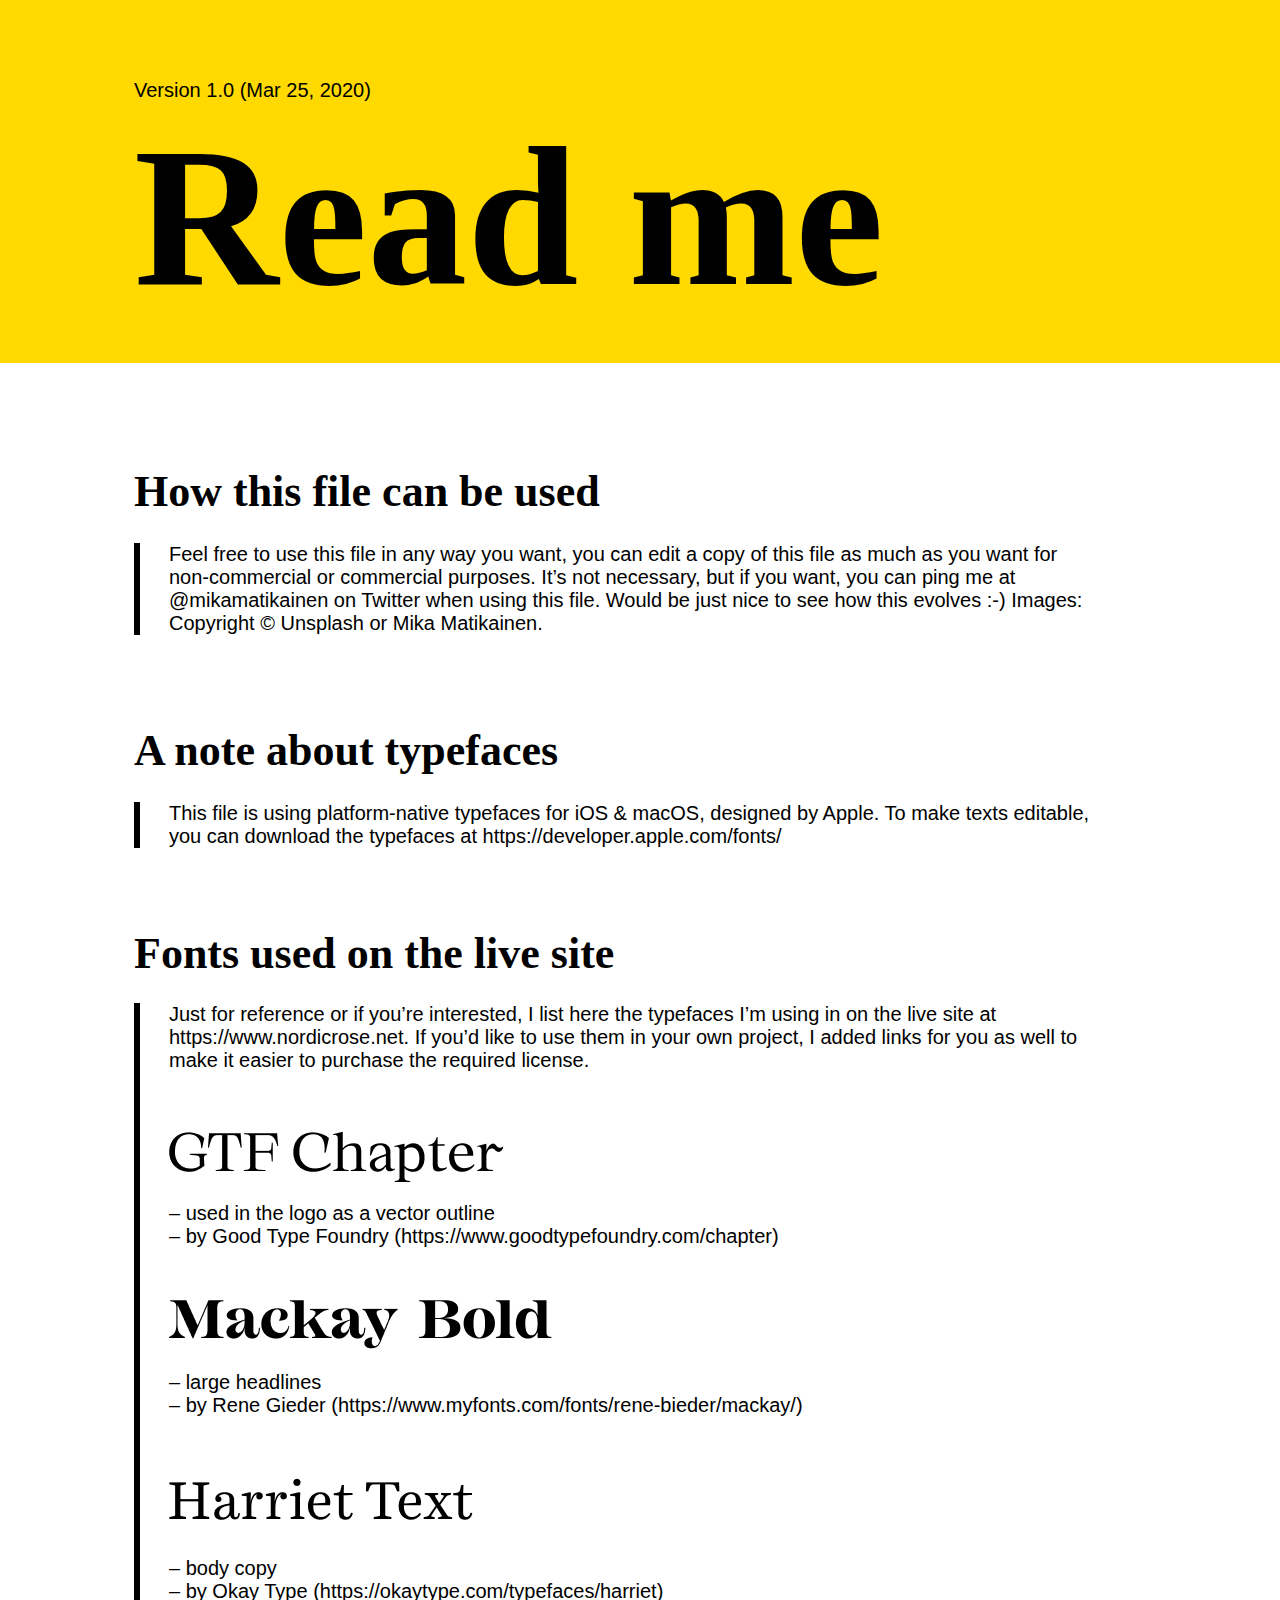
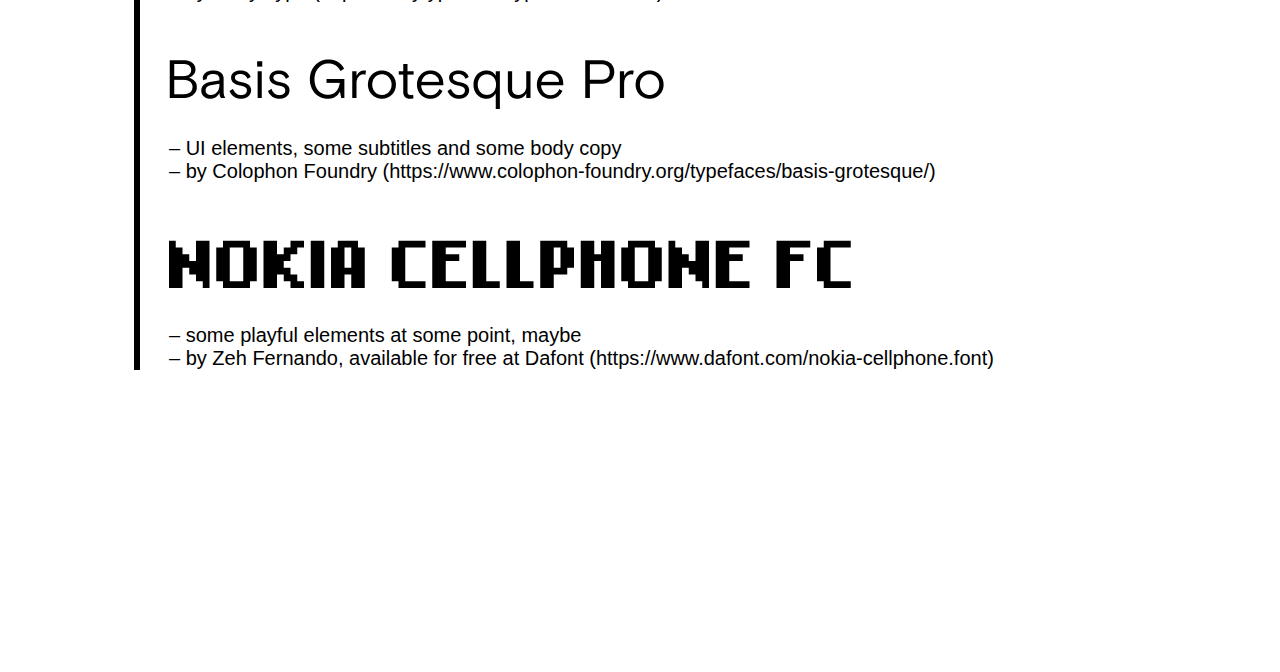
<file: read-me.html>
<!DOCTYPE html>
<html lang="en">
   <head>
      <meta charset="UTF-8" />
      <meta name="viewport" content="width=device-width, initial-scale=1.0" />
      <title>Read me</title>
      <link rel="stylesheet" href="assets/style.css" />
      <link rel="stylesheet" href="https://cdnjs.cloudflare.com/ajax/libs/font-awesome/6.7.2/css/all.min.css" />
   </head>
   <body>
      <header class="header-read-me">
         <div class="container">
            <div class="inner-sub-title">Version 1.0 (Mar 25, 2020)</div>

            <div class="inner-title">Read me</div>
         </div>
      </header>

      <main class="main">
         <div class="container">
            <h2 class="title title-1">How this file can be used</h2>

            <div class="para para-1">
               Feel free to use this file in any way you want, you can edit a copy of this file as much as you want for non-commercial or commercial
               purposes. It’s not necessary, but if you want, you can ping me at @mikamatikainen on Twitter when using this file. Would be just nice
               to see how this evolves :-) Images: Copyright © Unsplash or Mika Matikainen.
            </div>

            <h2 class="title title-2">A note about typefaces</h2>

            <div class="para para-2">
               This file is using platform-native typefaces for iOS & macOS, designed by Apple. To make texts editable, you can download the typefaces
               at https://developer.apple.com/fonts/
            </div>

            <h2 class="title title-3">Fonts used on the live site</h2>

            <div class="para para-3">
               <div class="inner-desc">
                  Just for reference or if you’re interested, I list here the typefaces I’m using in on the live site at https://www.nordicrose.net.
                  If you’d like to use them in your own project, I added links for you as well to make it easier to purchase the required license.
               </div>

               <h2 class="font-1">
                  <img src="assets/image/Read-me-font1.png" alt="" />
               </h2>

               <div class="inner-font inner-font-1">
                  – used in the logo as a vector outline
                  <br />
                  – by Good Type Foundry (https://www.goodtypefoundry.com/chapter)
               </div>

               <h2 class="font-2">
                  <img src="assets/image/Read-me-font2.png" alt="" />
               </h2>

               <div class="inner-font inner-font-2">
                  – large headlines
                  <br />
                  – by Rene Gieder (https://www.myfonts.com/fonts/rene-bieder/mackay/)
               </div>

               <h2 class="font-3">
                  <img src="assets/image/Read-me-font3.png" alt="" />
               </h2>

               <div class="inner-font inner-font-3">
                  – body copy
                  <br />
                  – by Okay Type (https://okaytype.com/typefaces/harriet)
               </div>

               <h2 class="font-4">
                  <img src="assets/image/Read-me-font4.png" alt="" />
               </h2>

               <div class="inner-font inner-font-4">
                  – UI elements, some subtitles and some body copy
                  <br />
                  – by Colophon Foundry (https://www.colophon-foundry.org/typefaces/basis-grotesque/)
               </div>

               <h2 class="font-5">
                  <img src="assets/image/Read-me-font5.png" alt="" />
               </h2>

               <div class="inner-font inner-font-5">
                  – some playful elements at some point, maybe
                  <br />
                  – by Zeh Fernando, available for free at Dafont (https://www.dafont.com/nokia-cellphone.font)
               </div>
            </div>
         </div>
      </main>
   </body>
</html>
</file>
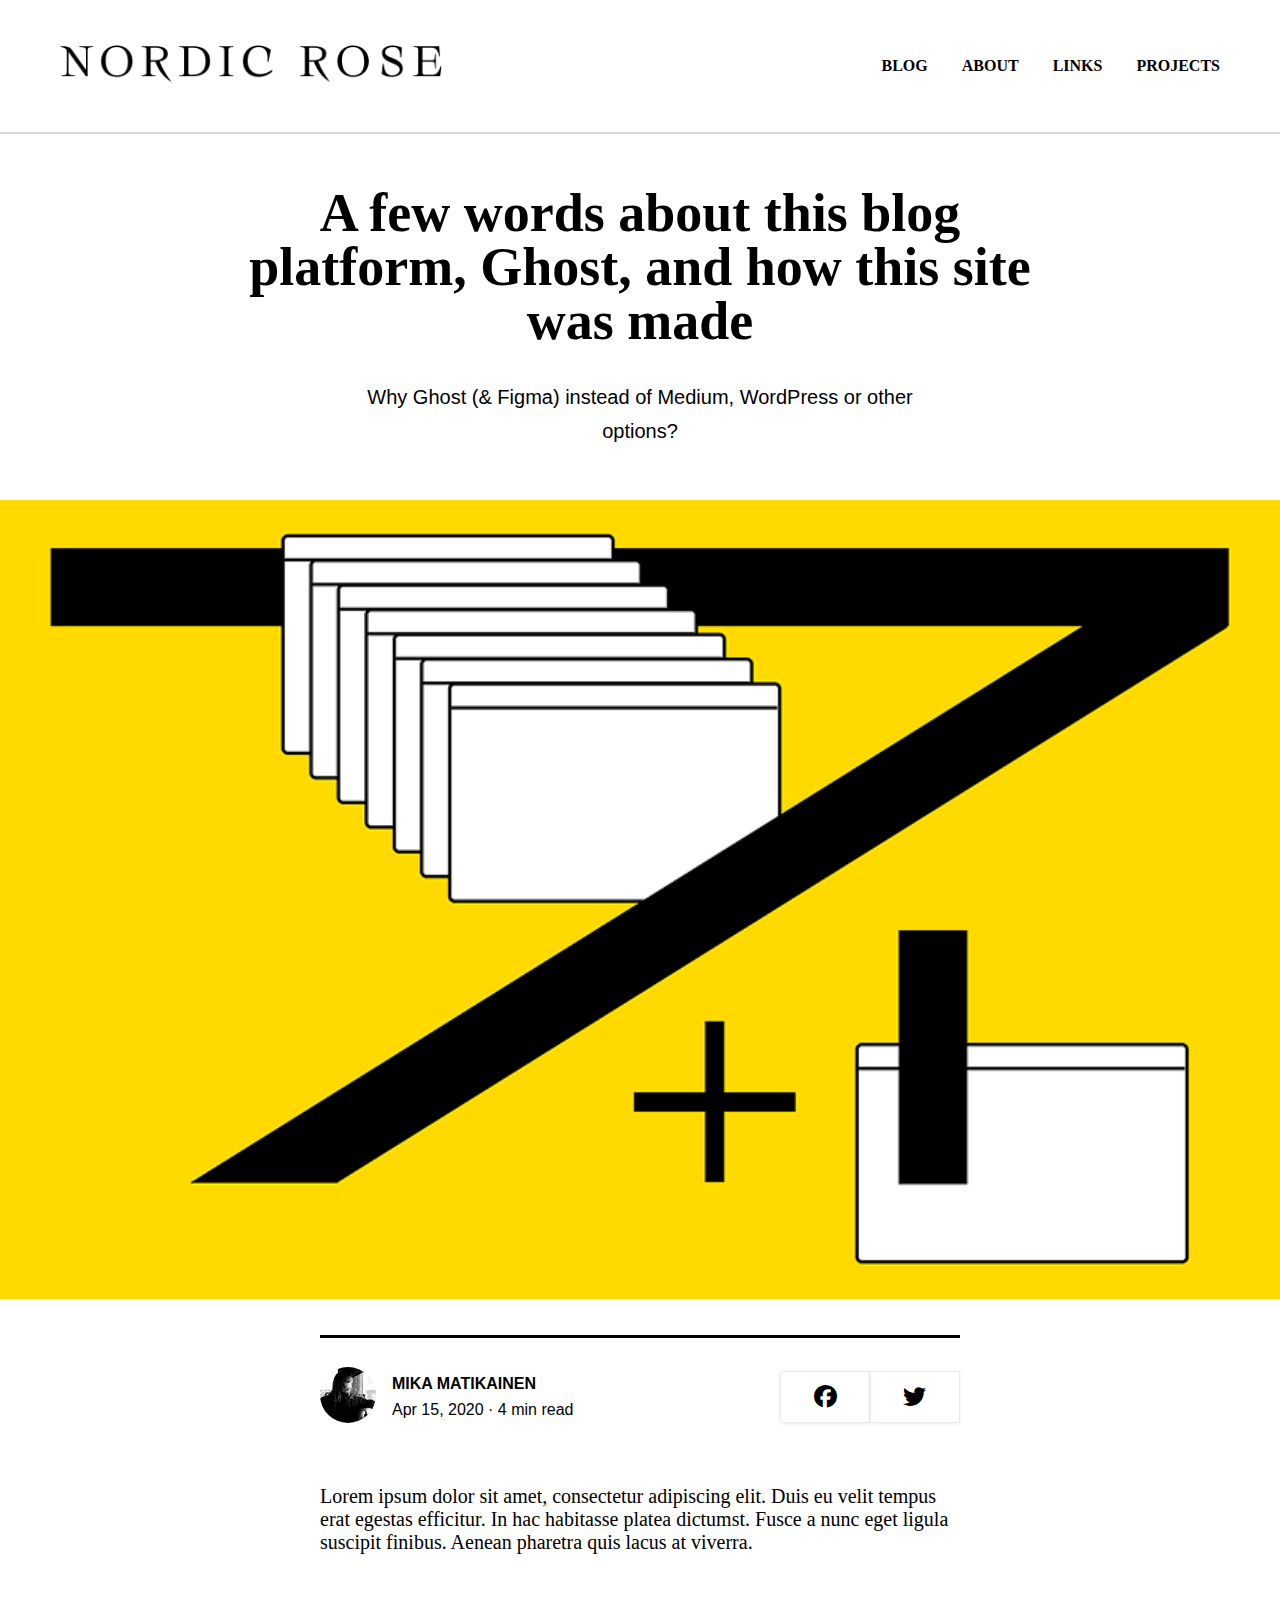
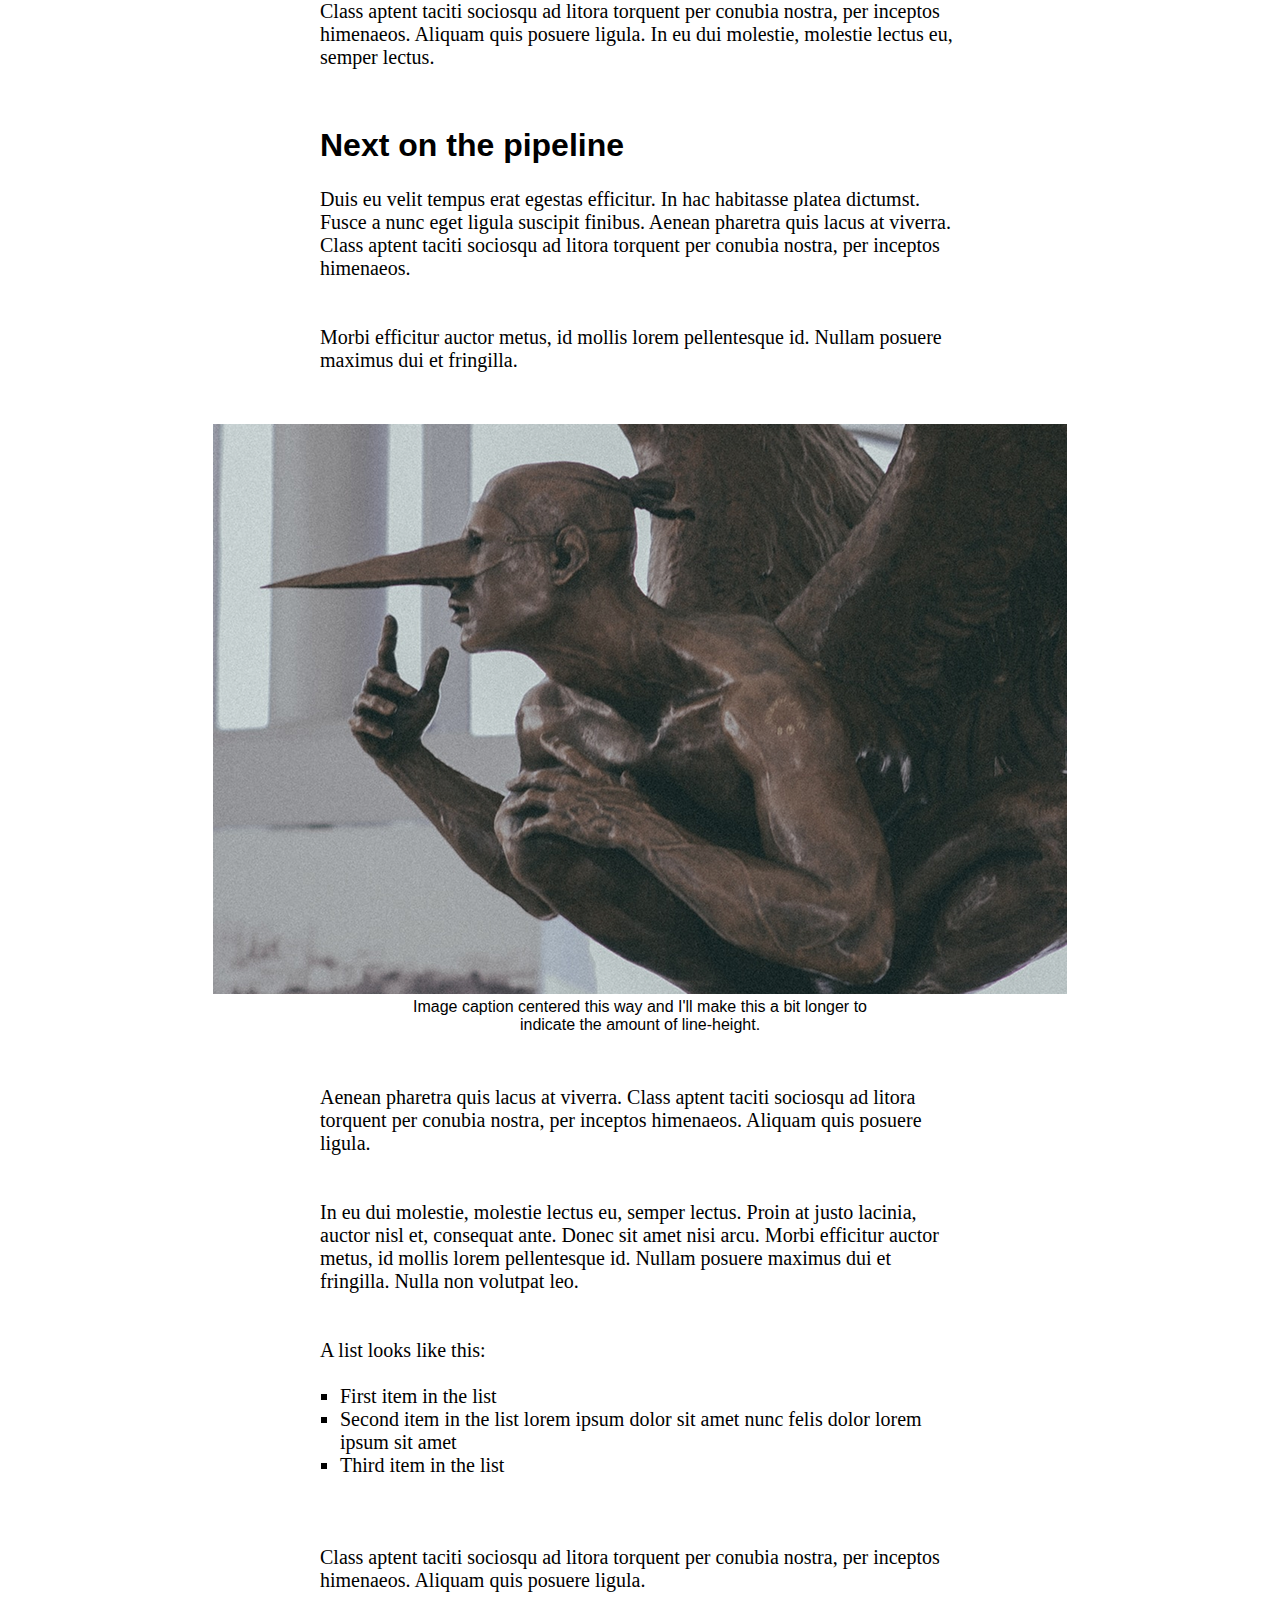
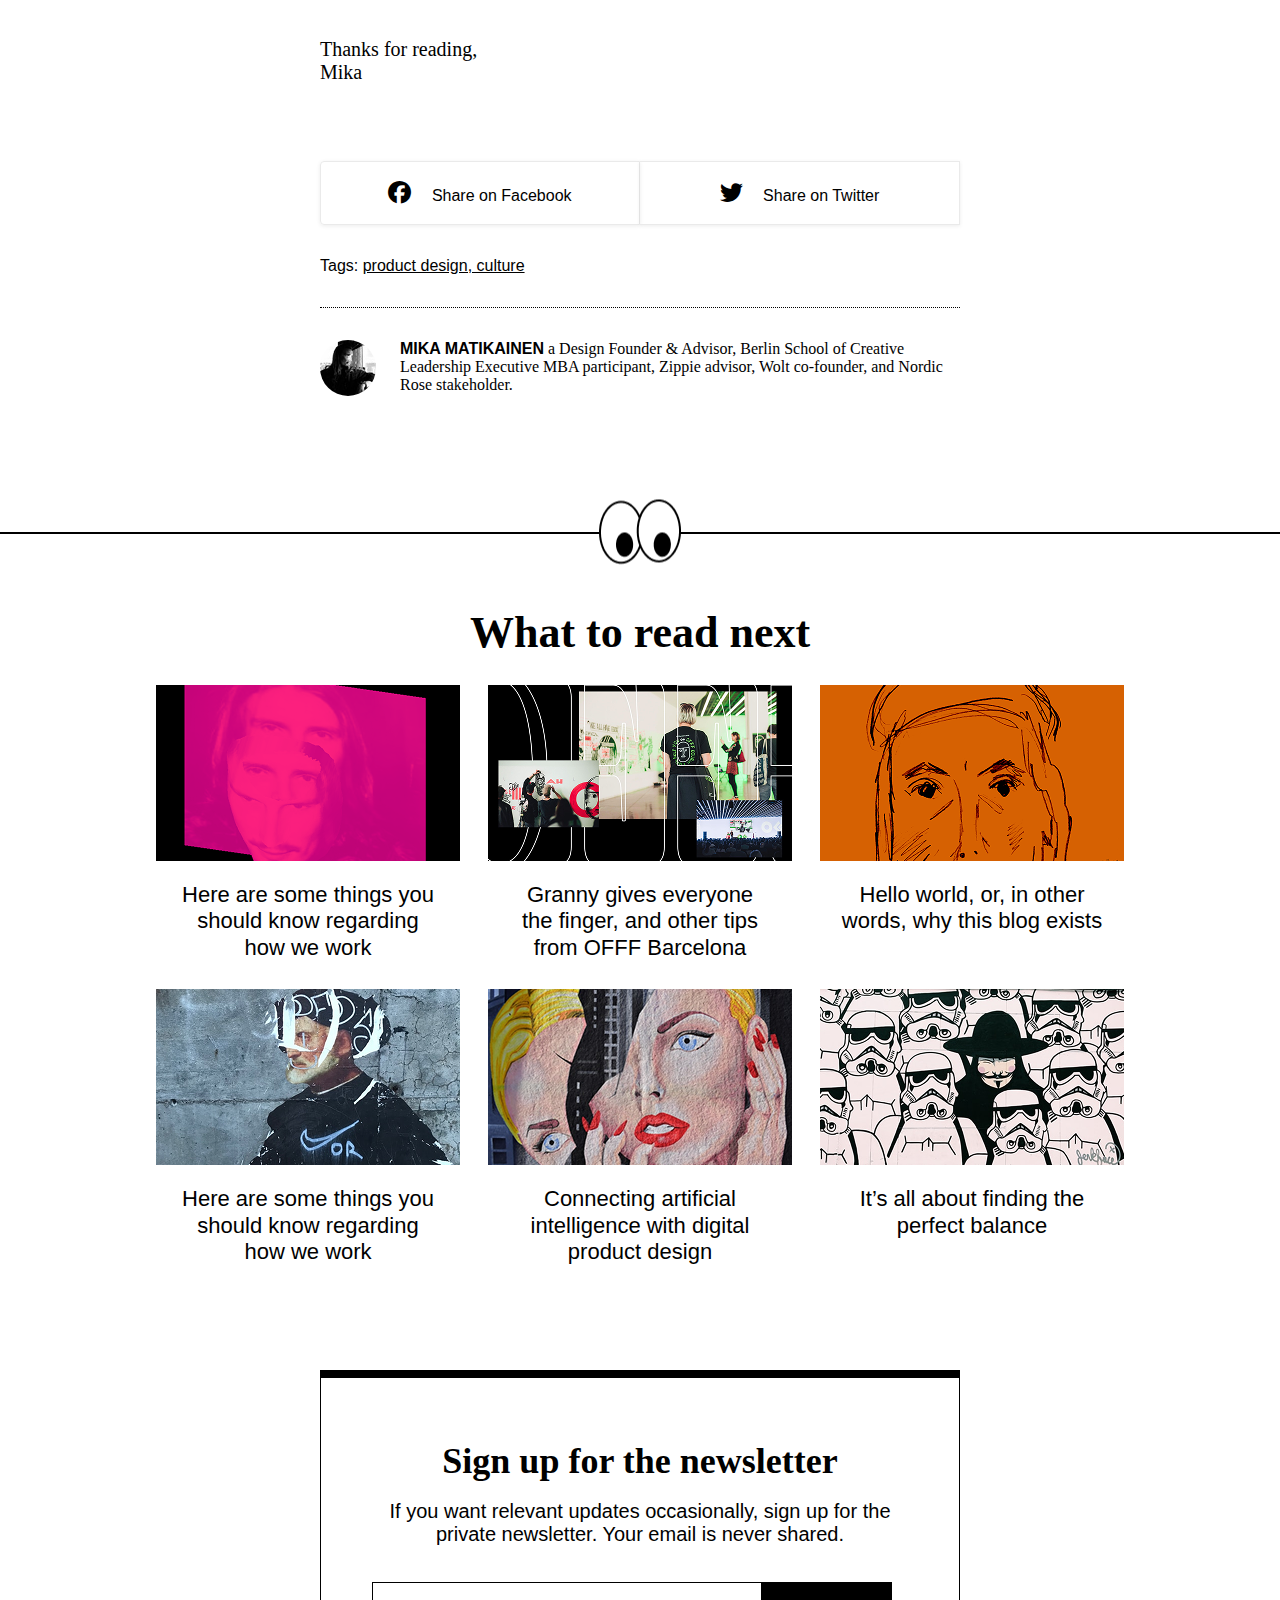
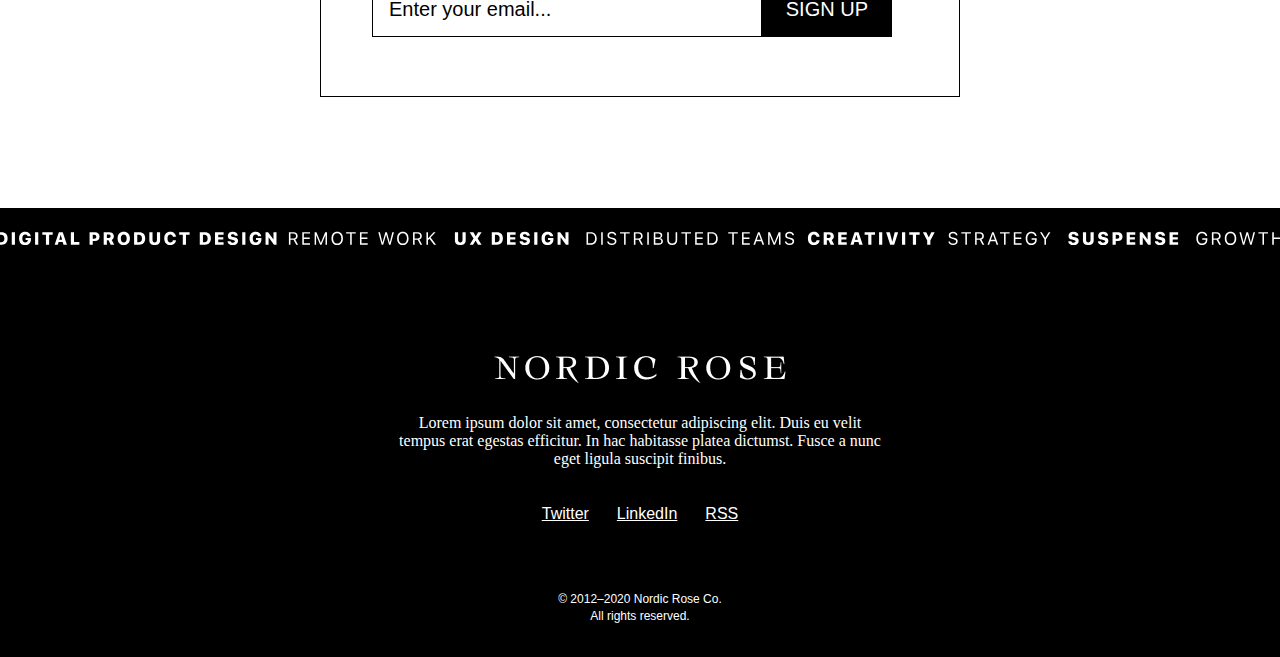
<file: Trang-2.html>
<!DOCTYPE html>
<html lang="en">
   <head>
      <meta charset="UTF-8" />
      <meta name="viewport" content="width=device-width, initial-scale=1.0" />
      <title>Trang 2</title>
      <link rel="stylesheet" href="assets/style.css" />
      <link rel="stylesheet" href="https://cdnjs.cloudflare.com/ajax/libs/font-awesome/6.7.2/css/all.min.css" />
   </head>
   <body>
      <header class="header">
         <div class="container">
            <div class="inner-wrap">
               <div class="inner-logo">
                  <a href="index.html">
                     <img src="assets/image/NORDIC ROSE.png" alt="Logo" />
                  </a>
               </div>

               <nav class="inner-menu">
                  <ul>
                     <li><a href="index.html">BLOG</a></li>
                     <li><a href="#">ABOUT</a></li>
                     <li><a href="#">LINKS</a></li>
                     <li><a href="#">PROJECTS</a></li>
                  </ul>
               </nav>

               <div class="inner-menu-mobile">
                  <img src="assets/image/menu-icon.png" alt="" />
               </div>
            </div>
         </div>
      </header>

      <div class="section-3">
         <div class="container">
            <div class="inner-content">
               <h2 class="inner-desc">A few words about this blog platform, Ghost, and how this site was made</h2>

               <p class="inner-sub-desc">Why Ghost (& Figma) instead of Medium, WordPress or other options?</p>
            </div>
         </div>

         <div class="inner-image">
            <img src="assets/image/section-1-image.png" alt="" />
         </div>
      </div>

      <div class="section-4">
         <div class="container">
            <div class="inner-socials">
               <div class="inner-left">
                  <div class="inner-image">
                     <img src="assets/image/section-4-avatar.png" alt="" />
                  </div>

                  <div class="inner-content">
                     <div class="inner-name">Mika MAtikainen</div>
                     <div class="inner-info">Apr 15, 2020 · 4 min read</div>
                  </div>
               </div>

               <div class="inner-right">
                  <div class="inner-buttons">
                     <a href="#">
                        <i class="fa-brands fa-facebook"></i>
                     </a>
                  </div>

                  <div class="inner-buttons inner-buttons-mid">
                     <a href="#">
                        <i class="fa-brands fa-twitter"></i>
                     </a>
                  </div>

                  <div class="inner-buttons inner-buttons-right">
                     <a class="" href="#">
                        <img src="assets/image/whatsapp.png" alt="" />
                     </a>
                  </div>
               </div>
            </div>

            <div class="inner-para-1">
               Lorem ipsum dolor sit amet, consectetur adipiscing elit. Duis eu velit tempus erat egestas efficitur. In hac habitasse platea dictumst.
               Fusce a nunc eget ligula suscipit finibus. Aenean pharetra quis lacus at viverra.
               <br />
               <br />
               <br />
               Class aptent taciti sociosqu ad litora torquent per conubia nostra, per inceptos himenaeos. Aliquam quis posuere ligula. In eu dui
               molestie, molestie lectus eu, semper lectus.
            </div>

            <h2 class="inner-title">Next on the pipeline</h2>

            <div class="inner-para-2">
               Duis eu velit tempus erat egestas efficitur. In hac habitasse platea dictumst. Fusce a nunc eget ligula suscipit finibus. Aenean
               pharetra quis lacus at viverra. Class aptent taciti sociosqu ad litora torquent per conubia nostra, per inceptos himenaeos.
               <br />
               <br />
               <br />
               Morbi efficitur auctor metus, id mollis lorem pellentesque id. Nullam posuere maximus dui et fringilla.
            </div>
         </div>

         <div class="image-main">
            <img src="assets/image/section-4-image-maiin.png" alt="" />

            <div class="image-caption">Image caption centered this way and I'll make this a bit longer to indicate the amount of line-height.</div>
         </div>

         <div class="container">
            <div class="inner-para-3">
               Aenean pharetra quis lacus at viverra. Class aptent taciti sociosqu ad litora torquent per conubia nostra, per inceptos himenaeos.
               Aliquam quis posuere ligula.
               <br />
               <br />
               <br />
               In eu dui molestie, molestie lectus eu, semper lectus. Proin at justo lacinia, auctor nisl et, consequat ante. Donec sit amet nisi
               arcu. Morbi efficitur auctor metus, id mollis lorem pellentesque id. Nullam posuere maximus dui et fringilla. Nulla non volutpat leo.
               <br />
               <br />
               <br />
               A list looks like this:
               <br />
               <br />
               <ul>
                  <li>First item in the list</li>
                  <li>Second item in the list lorem ipsum dolor sit amet nunc felis dolor lorem ipsum sit amet</li>
                  <li>Third item in the list</li>
               </ul>
               <br />
               <br />
               <br />
               Class aptent taciti sociosqu ad litora torquent per conubia nostra, per inceptos himenaeos. Aliquam quis posuere ligula.
               <br />
               <br />
               <br />
               Thanks for reading,
               <br />
               Mika
            </div>

            <div class="inner-bottom">
               <div class="buttons-share">
                  <div class="inner-buttons">
                     <a href="#"> <i class="fa-brands fa-facebook"></i> Share on Facebook </a>
                  </div>

                  <div class="inner-buttons inner-buttons-mid">
                     <a href="#"> <i class="fa-brands fa-twitter"></i> Share on Twitter </a>
                  </div>
               </div>

               <div class="buttons-share-mobile">
                  Share:
                  <br />
                  <br />
                  <div class="inner-right">
                     <div class="inner-buttons">
                        <a href="#">
                           <i class="fa-brands fa-facebook"></i>
                        </a>
                     </div>

                     <div class="inner-buttons inner-buttons-mid">
                        <a href="#">
                           <i class="fa-brands fa-twitter"></i>
                        </a>
                     </div>

                     <div class="inner-buttons inner-buttons-right">
                        <a class="" href="#">
                           <img src="assets/image/whatsapp.png" alt="" />
                        </a>
                     </div>
                  </div>
               </div>

               <div class="inner-tags">Tags: <a href="#">product design, culture</a></div>

               <div class="inner-author">
                  <div class="inner-image">
                     <img src="assets/image/section-4-avatar.png" alt="" />
                  </div>

                  <div class="inner-content">
                     <div class="inner-desc">
                        <div class="inner-name">Mika MAtikainen</div>
                        a Design Founder & Advisor, Berlin School of Creative Leadership Executive MBA participant, Zippie advisor, Wolt co-founder,
                        and Nordic Rose stakeholder.
                     </div>
                  </div>
               </div>
            </div>
         </div>
      </div>

      <section class="section-5">
         <div class="pattern">
            <img src="assets/image/eyes.png" alt="" />
         </div>

         <h2 class="inner-title">What to read next</h2>

         <div class="container">
            <div class="inner-wrap">
               <div class="product-item">
                  <div class="product-image">
                     <a href="#">
                        <img src="assets/image/section-2-image-1.png" alt="" />
                     </a>
                  </div>

                  <p class="product-desc">
                     <a href="">Here are some things you should know regarding how we work</a>
                  </p>
               </div>
               <div class="product-item">
                  <div class="product-image">
                     <a href="#">
                        <img src="assets/image/section-2-image-2.png" alt="" />
                     </a>
                  </div>

                  <p class="product-desc">
                     <a href="">Granny gives everyone the finger, and other tips from OFFF Barcelona</a>
                  </p>
               </div>
               <div class="product-item">
                  <div class="product-image">
                     <a href="#">
                        <img src="assets/image/section-2-image-3.png" alt="" />
                     </a>
                  </div>

                  <p class="product-desc">
                     <a href="">Hello world, or, in other words, why this blog exists</a>
                  </p>
               </div>
               <div class="product-item">
                  <div class="product-image">
                     <a href="#">
                        <img src="assets/image/section-2-image-4.png" alt="" />
                     </a>
                  </div>

                  <p class="product-desc">
                     <a href="">Here are some things you should know regarding how we work </a>
                  </p>
               </div>
               <div class="product-item">
                  <div class="product-image">
                     <a href="#">
                        <img src="assets/image/section-2-image-5.png" alt="" />
                     </a>
                  </div>

                  <p class="product-desc">
                     <a href="">Connecting artificial intelligence with digital product design</a>
                  </p>
               </div>
               <div class="product-item">
                  <div class="product-image">
                     <a href="#">
                        <img src="assets/image/section-2-image-6.png" alt="" />
                     </a>
                  </div>

                  <p class="product-desc">
                     <a href="">It’s all about finding the perfect balance</a>
                  </p>
               </div>
            </div>

            <div class="inner-form">
               <h3 class="form-title">Sign up for the newsletter</h3>

               <div class="form-desc">If you want relevant updates occasionally, sign up for the private newsletter. Your email is never shared.</div>

               <form action="#">
                  <input type="email" name="Email" placeholder="Enter your email..." />

                  <button>SIGN UP</button>
               </form>
            </div>
         </div>
      </section>

      <footer class="footer">
         <div class="inner-top">
            <img src="assets/image/footer-innertop.svg" alt="" />
         </div>

         <div class="inner-middle">
            <div class="container">
               <div class="inner-logo">
                  <img src="assets/image/NORDIC ROSE (2).png" alt="" />
               </div>

               <p class="inner-desc">
                  Lorem ipsum dolor sit amet, consectetur adipiscing elit. Duis eu velit tempus erat egestas efficitur. In hac habitasse platea
                  dictumst. Fusce a nunc eget ligula suscipit finibus.
               </p>
            </div>
         </div>

         <div class="inner-bottom">
            <nav class="inner-links">
               <ul>
                  <li><a href="">Twitter</a></li>
                  <li><a href="">LinkedIn</a></li>
                  <li><a href="">RSS</a></li>
               </ul>
            </nav>

            <div class="inner-copyright">
               <div>© 2012–2020 Nordic Rose Co.</div>
               <div>All rights reserved.</div>
            </div>
         </div>
      </footer>
   </body>
</html>
</file>
<file: assets/style.css>
@import url('https://fonts.cdnfonts.com/css/sf-mono');
@import url('https://fonts.cdnfonts.com/css/sf-pro-display');
@import url('https://fonts.googleapis.com/css2?family=Roboto:ital,wght@0,100..900;1,100..900&display=swap');


:root {
    --color-main: #000000;

    --font-one: 'SF Mono', sans-serif;
    --font-two: 'SF Pro Display', sans-serif;
    --font-three: "PT Serif", serif;
    --font-four: "Roboto", sans-serif

}

* {
    box-sizing: border-box;
    padding: 0;
    margin: 0;
}

a {
    text-decoration: none;
}

li {
    list-style: none;
}


/* Header */
.header {
    height: 134px;
    display: flex;
    align-items: center;
    border-bottom: 2px solid #D6D6D6;
    z-index: 999;
}

.header .container {
    width: 1315.42px;
    margin: 0 auto;
}

.header .inner-wrap {
    display: flex;
    align-items: center;
    gap: 476.59px;
}

.header .inner-logo img {
    width: auto;
    height: 37.53px;
}

.header .inner-menu {
    display: inline-flex;
    justify-content: flex-end;
    flex: 1;
    text-align: center;
}

.header .inner-menu ul {
    display: inline-flex;
    justify-content: flex-end;
    align-items: center;
    gap: 34px;
}

.header .inner-menu ul .active {
    padding: 56px 0;
    border-bottom: 2px solid #000000;
}

.header .inner-menu ul li a {
    color: var(--color-main);
    font-family: var(--font-three);
    font-weight: 600;
}

/* .header .inner-menu ul li:hover {
    border-bottom: 2px solid #000000;
} */

.header .inner-menu-mobile {
    display: none;
}

@media(max-width:1399.98px) {
    .header .container {
        width: 1160px;
    }

    .header .inner-wrap {
        gap: 242.59px;
    }
}

@media(max-width: 1198.98px) {
    .header .container {
        width: 960px;
    }

    .header .inner-wrap {
        gap: 242.59px;
    }
}

@media(max-width: 991.98px) {
    .header .container {
        width: 720px;
    }

    .header .inner-menu {
        display: none;
    }
    
    .header .inner-menu-mobile {
        display: block;
        cursor: pointer;
        border: none;
        background: transparent;
    }

    .header .inner-wrap {
        gap: 0;
        justify-content: space-between;
    }
}

@media(max-width: 767.98px) {
    .header .container {
        width: 640px;
    }
}

@media(max-width: 675.98px) {
    .header {
        padding: 24px 20px 21px 20px;
    }

    .header .inner-logo img {
        width: 217px;
        height: 22px;
    }

    .header .container {
        width: 100%;
        padding: 0 20px;
    }
}

@media(max-width: 575.98px) {
    .header .container {
        padding: 0;
    }
}


/* Section-1 */
.section-1 {
    padding: 76px 0 34px;
}

.section-1 .container {
    width: 854px;
    margin: 0 auto;
}

.section-1 .inner-content {
    margin-top: 44px;
}

.section-1 .inner-content .inner-desc {
    margin-bottom: 32px;
    color: var(--color-main);
    font-family: var(--font-three);
    font-size: 54px;
    font-weight: 700;
    line-height: 100%;
    text-align: center;
}

.section-1 .inner-content .inner-sub-desc {
    width: 592px;
    margin: 0 auto;
    color: var(--color-main);
    font-family: var(--font-one);
    font-size: 20px;
    font-weight: 300;
    line-height: 170%;
    text-align: center;
}

@media(max-width: 991.98px) {
    .section-1 .container {
        width: 720px;
    }

    .section-1 .inner-image img {
        width: 720px;
    }
}

@media(max-width: 767.98px) {
    .section-1 {
        padding: 52px 0;
    }

    .section-1 .container {
        width: 640px;
    }

    .section-1 .inner-image img {
        width: 640px;
    }
}

@media(max-width: 675.98px) {
    .section-1 .container {
        width: 100%;
    }

    .section-1 .inner-image img {
        width: 100%;
        height: auto;
    }

    .section-1 .inner-content {
        margin: 32px 20px 0;
    }

    .section-1 .inner-content .inner-desc {
        font-size: 36px;
        margin-bottom: 24px;
    }

    .section-1 .inner-content .inner-sub-desc {
        width: 335px;
        font-size: 16px;
    }

}

@media(max-width: 374.98px) {
    .section-1 .inner-content .inner-sub-desc {
        width: auto;
        margin: 0 20px;
    }
}


/* Section-2 */
.section-2 {

}

.section-2 .container {
    width: 640px;
    margin: 0 auto;
    padding: 64px 0 113px;
    border-top: 3px solid var(--color-main);
}

.section-2 .inner-title {
    margin-bottom: 39px;
    text-align: center;
    color: var(--color-main);
    font-size: 44px;
    font-family: var(--font-three);
    font-weight: 700;
    line-height: 100%;
}

.section-2 .inner-wrap {
    display: flex;
    flex-wrap: wrap;
    justify-content: center;
    gap: 28px;
    row-gap: 64px;
}


/* Product-item */
.product-item {
    width: calc((100% - 28px)/2);
}

.product-item .product-image {
    margin-bottom: 21px;
}

.product-item .product-image img {
    width: 100%;
    object-fit: cover;
    display: block;
}


.product-item .product-desc {
    padding: 0 21px;
    text-align: center;
}

.product-item .product-desc a {
    color: var(--color-main);
    font-family: var(--font-two);
    font-size: 22px;
    font-weight: 500;
    line-height: 120%;
}

@media(max-width: 675.98px) {
    .section-2 .container {
        width: 100%;
        padding: 56px 0 82px;
    }

    .section-2 .inner-title {
        margin-bottom: 29px;
    }


    .section-2 .product-item {
        width: 335px;
    }
}


/* Footer */
.footer {
    background-color: var(--color-main);
    padding: 18px 0 32px;
}

.footer .inner-top img {
    width: 100%;
    object-fit: cover;
    display: block;
}

.footer .inner-middle .container{
    width: 488px;
    margin: 0 auto;
}

.footer .inner-middle .inner-logo {
    margin-top: 105.12px;
    text-align: center;
    margin-bottom: 25.58px;
}

.footer .inner-middle .inner-desc {
    color: #FFFFFF;
    font-family: var(--font-three);
    font-size: 16px;
    font-weight: 400;
    text-align: center;
}

.footer .inner-bottom {
    margin-top: 32px;
}

.footer .inner-bottom .inner-links ul {
    display: flex;
    justify-content: center;
    gap: 28px;
}

.footer .inner-bottom .inner-links ul a {
    text-decoration: underline;
    color: #FFFFFF;
    font-family: var(--font-two);
    font-size: 16px;
    font-weight: 200;
    line-height: 170%;
}

.footer .inner-bottom .inner-copyright {
    margin-top: 64px;
    color: #FFFFFF;
    text-align: center;
    line-height: 140%;
    font-family: var(--font-two);
    font-size: 12px;
    font-weight: 500;
}

@media(max-width: 767.98px) {
    .footer {
        padding: 22px 0 32px;
        overflow: hidden;
    }

    .footer .inner-middle .container{
        width: 330px;
    }

    .footer .inner-top img {
        width: 150%;
    }

    .footer .inner-middle .inner-logo {
        margin-top: 103.41px;
        margin-bottom: 25.41px;
    }
}

@media(max-width: 675.98px) {
    .footer .inner-top img {
        width: 175%;
    }
}

@media(max-width: 575.98px) {
    .footer .inner-top img {
        width: 200%;
    }
}

@media(max-width: 374.98px) {
    .footer .inner-top img {
        width: 225%;
    }

    .footer .inner-middle .inner-logo img {
        width: 70%;
        margin: 0 auto;
    }

    .footer .inner-middle .container {
        width: 296.98px;
    }
}

/* Section-3 */
.section-3 {
    padding: 52px 0 32px;
} 

.section-3 .container {
    width: 854px;
    margin: 0 auto;
}

.section-3 .inner-image img {
    width: 100%;
}

.section-3 .inner-content .inner-desc {
    margin-bottom: 32px;
    color: var(--color-main);
    font-family: var(--font-three);
    font-size: 54px;
    font-weight: 700;
    line-height: 100%;
    text-align: center;
}

.section-3 .inner-content .inner-sub-desc {
    width: 626px;
    margin: 0 auto 52px auto;
    color: var(--color-main);
    font-family: var(--font-one);
    font-size: 20px;
    font-weight: 300;
    line-height: 170%;
    text-align: center;
}

@media(max-width: 991.98px) {
    .section-3 .container {
        width: 720px;
    }
}

@media(max-width: 767.98px) {
    .section-3 {
        padding: 52px 0 24px;
    }

    .section-3 .container {
        width: 640px;
    }
}

@media(max-width: 675.98px) {
    .section-3 .container {
        width: 100%;
    }

    .section-3 .inner-content {
        margin: 0 20px;
    }

    .section-3 .inner-content .inner-desc {
        font-size: 36px;
        margin-bottom: 24px;
    }

    .section-3 .inner-content .inner-sub-desc {
        width: 335px;
        font-size: 16px;
        margin-bottom: 24px;
    }
}

@media(max-width: 389.98px) {
    .section-3 .inner-content .inner-sub-desc {
        width: auto;
        margin: 0 20px;
    }
}


/* Section-4 */
.section-4 {

}

.section-4 .container {
    width: 640px;
    margin: 0 auto;
}

.section-4 .inner-socials {
    padding-top: 29px;
    border-top: 3px solid #000000;
    display: flex;
    flex-wrap: wrap;
    align-items: center;
    justify-content: space-between;
}

.section-4 .inner-left {
    display: flex;
    gap: 16px;
    align-items: center;
}

.section-4 .inner-left .inner-image img {
    border-radius: 50%;
}

.section-4 .inner-content .inner-name {
    margin-bottom: 8px;
    color: var(--color-main);
    font-family: var(--font-two);
    font-size: 16px;
    font-weight: 700;
    text-transform: uppercase;
}

.section-4 .inner-content .inner-info {
    color: var(--color-main);
    font-family: var(--font-two);
    font-size: 16px;
    font-weight: 400;
}

.section-4 .inner-right {
    display: flex;
    justify-content: center;
    align-items: center;    
}

.section-4 .inner-buttons {
    width: 90px;
    padding: 13px 0;
    border: 1px solid #EAEAEA;
    border-radius: 4px 0 0 4px;
    box-shadow: 0px 1px 4px 0px #00000014;
    display: inline-flex;
    justify-content: center;
    align-items: center;
}

.section-4 .inner-buttons i {
    font-size: 23px;
    color: #000000;
}

.section-4 .inner-buttons-mid {
    border-radius: 0;
    border-left: none;
}

.section-4 .inner-buttons-right {
    border-radius: 0 4px 4px 0;
    border-left: none;
    display: none;
}

.section-4 .inner-para-1 {
    margin: 58px 0;
    font-size: 20px;
    font-weight: 400;
}

.section-4 .inner-title {
    font-family: var(--font-two);
    font-size: 32px;
    font-weight: 700;
    margin-bottom: 24px;
}

.section-4 .inner-para-2 {
    margin-bottom: 52px;
    font-size: 20px;
    font-weight: 400;
}

.section-4 .image-main {
    text-align: center;
}

.section-4 .image-main .image-caption{
    width: 481px;
    margin: 0 auto;
    font-family: var(--font-two);
    font-size: 16px;
    font-weight: 500;
}

.section-4 .inner-para-3 {
    margin: 52px 0 77px;
    font-size: 20px;
    font-weight: 400;
}

.section-4 .inner-para-3 ul li {
    list-style-type: square;
    margin-left: 20px;
}

.section-4 .inner-bottom .buttons-share {
    display: flex;
    align-items: center;
}

.section-4 .inner-bottom .buttons-share .inner-buttons {
    width: calc(100%/2);
}

.section-4 .inner-bottom .inner-buttons {
    display: inline-flex;
    justify-content: center;
    align-items: center;
    padding: 19px 0;
    color: var(--color-main);
    font-family: var(--font-two);
    font-size: 16px;
    font-weight: 500;
}

.section-4 .inner-bottom .inner-buttons i {
    margin-right: 16px;
}

.section-4 .inner-bottom .inner-tags {
    padding: 32px 0;
    border-bottom: 1px dotted var(--color-main);
    font-family: var(--font-two);
    font-size: 16px;
    font-weight: 500;
}

.section-4 .inner-bottom .inner-tags a {
    color: #000000;
    text-decoration: underline;
}


.section-4 .inner-bottom .buttons-share a {
    color: #000000;
}

.section-4 .inner-bottom .buttons-share-mobile {
    display: none;
}

.section-4 .inner-author {
    display: flex;
    gap: 24px;
    margin: 32px 0 132px;
}

.section-4 .inner-author .inner-image img {
    border-radius: 50%;
}

.section-4 .inner-author .inner-desc {
    font-size: 16px;
    font-weight: 200;
    font-family: var(--font-three);
}

.section-4 .inner-author .inner-name {
    display: inline;
}

@media(max-width:991.98px) {
    .section-4 .image-main img {
        width: 100%;
    }
}

@media(max-width:675.98px) {
    .section-4 .container {
        width: auto;
        margin: 0 20px;
    }

    .section-4 .inner-socials {
        gap: 24px;
    }

    .section-4 .inner-socials .inner-left {
        width: 100%;
    }

    .section-4 .inner-socials .inner-right {
        width: 100%;
    }

    .section-4 .inner-socials .inner-buttons {
        width: calc(100%/3);
    }

    .section-4 .inner-buttons-right {
        display: inline-flex;
    }

    .section-4 .inner-para-1 {
        margin: 32px 0 42px;
        font-size: 16px;
        font-weight: 400;
    }

    .section-4 .inner-title {
        font-size: 26px;
        margin-bottom: 19px;
    }

    .section-4 .inner-para-2 {
        font-size: 16px;
        margin-bottom: 42px;
    }
    .section-4 .image-main .image-caption {
        width: auto;
        margin: 0 20px;
        font-size: 13px;
    } 

    .section-4 .inner-para-3 {
        margin: 42px 0;
        font-size: 16px;
    }

    .section-4 .inner-bottom .buttons-share {
        display: none;
    }

    .section-4 .inner-bottom .inner-buttons {
        width: calc(100%/3);
    }

    .section-4 .inner-buttons {
        padding: 18px 0;
    }

    .section-4 .inner-bottom .inner-right {
        width: 100%;
    }

    .section-4 .inner-bottom .inner-tags {
        padding: 24px 0;
    }

    .section-4 .inner-author {
        margin: 24px 0 82px
    }

    .section-4 .inner-bottom .buttons-share-mobile {
        display: block;
    }
}

/* Section-5 */
.section-5 {
    padding: 73px 0 111px;
    border-top: 2px solid #000000;
    position: relative;
}

.section-5 .pattern {
    position: absolute;
    top: 0;
    left: 50%;
    transform: translate(-50%, -50%);
}

.section-5 .container {
    width: 968px;
    margin: 0 auto;
}

.section-5 .inner-title {
    margin-bottom: 27px;
    font-size: 44px;
    font-weight: 700;
    text-align: center;
}

.section-5 .inner-wrap {
    display: flex;
    flex-wrap: wrap;
    justify-content: center;
    gap: 28px;
}

.section-5 .product-item {
    width: calc((100% - 56px)/3);
}

.section-5 .inner-form {
    width: 640px;
    padding: 62px 51px 59px;
    margin: 105px auto 0;
    border: 1px solid #000000;
    border-top: 8px solid #000000;
}

.section-5 .inner-form .form-title {
    text-align: center;
    font-size: 36px;
    font-weight: 700;
    margin-bottom: 18px;
}

.section-5 .inner-form .form-desc {
    text-align: center;
    font-family: var(--font-two);
    font-size: 20px;
    font-weight: 300;
}

.section-5 .inner-form form {
    width: 520px;
    text-align: center;
    margin-top: 36px;
    display: inline-flex      ;
}

.section-5 .inner-form input {
    padding: 15px 16px;
    border: 1px solid #000000; 
    flex: 1;
    outline: none;
    font-family: var(--font-two);
    font-size: 20px;
    font-weight: 200;
}

.section-5 .inner-form input::placeholder {
    color: #000000;
    font-family: var(--font-two);
    font-size: 20px;
}

.section-5 .inner-form button {
    padding: 15px 24px;
    background-color: #000000;
    color: #FFFFFF;
    font-family: var(--font-two);
    font-size: 20px;
    font-weight: 500;
    border: none;
}

@media(max-width: 991.98px) {
    .section-5 .container {
        width: auto;
        margin: 0 20px;
    }

    .section-5 .product-item {
        width: calc((100% - 28px)/2);
    }

}

@media(max-width: 675.98px) {
    .section-5 .inner-title {
        margin-bottom: 29px;
    }

    .section-5 .product-item {
        width: 335px;
    }

    .section-5 .inner-form {
        margin: 0 -20px;         /* Ngược lại với margin ngoài */
        width: 100%;
        padding: 42px 36px 38px;
        border-left: none;
        border-right: none;
        margin: 82px auto 0;
    }

    .section-5 .inner-form form {
        width: 100%;
    }

    .section-5 .inner-form input {
        padding: 18px 12px;
    }
}

@media(max-width: 575.98px) {
    .section-5 .inner-form .form-title {
        font-size: 29px;
        margin-bottom: 14px;
    }

    .section-5 .inner-form form {
        margin-top: 33px;
    }

    .section-5 .inner-form .form-desc {
        font-size: 16px;
    }

    .section-5 .inner-form button {
        font-size: 16px;
    }

    .section-5 .inner-form input::placeholder {
        font-size: 16px;
    }

    .section-5 .inner-form input {
        padding: 18px 6px;
    }
}

@media(max-width: 389.98px) {
    .section-5 .inner-form {
        padding: 42px 0px 38px;
    }
}


/* Read-me */

/* Header-read-me */
.header-read-me {
      padding: 79px 0 32px;
      background-color: #FFD900;
}

.header-read-me .container {
    width: 958px;
    margin: 0 431px 0 134px
}

.header-read-me .inner-sub-title {
    font-family: var(--font-one);
    font-size: 20px;
    font-weight: 300;
}

.header-read-me .inner-title {
    font-size: 200px;
    font-weight: 700;
}


/* Main */
.main {
    padding: 103px 0 302px;
}

.main .container {
    width: 958px;
    margin: 0 431px 0 134px
}

.main .title {
    font-size: 44px;
    font-weight: 700;
    margin-bottom: 26px;
}

.main .title-3 {
    margin-bottom: 24px;
}

.main .para {
    padding-left: 29px;
    border-left: 6px solid #000000;
    font-family: var(--font-two);
    font-size: 20px;
    font-weight: 100;
}

.main .para-1 {
    margin-bottom: 90px;
}

.main .para-2 {
    margin-bottom: 80px;
} 

.main .para-3 .inner-desc {
    margin-bottom: 58.8px;
}

.main .para-3 .font-1 {
    margin-bottom: 12px;
}

.main .para-3 .inner-font-1 {
    margin-bottom: 52.2px;
}

.main .para-3 .font-2 {
    margin-bottom: 14.74px;
}

.main .para-3 .inner-font-2 {
    margin-bottom: 60.87px;
}

.main .para-3 .font-3 {
    margin-bottom: 30.24px;
}

.main .para-3 .inner-font-3 {
    margin-bottom: 56.44px;
}

.main .para-3 .font-4 {
    margin-bottom: 19.98px;
}

.main .para-3 .inner-font-4 {
    margin-bottom: 56.44px;
}

.main .para-3 .font-5 {
    margin-bottom: 29px;
}

.main .inner-font {
    font-family: var(--font-two);
    font-size: 20px;
    font-weight: 100;
}
</file>
